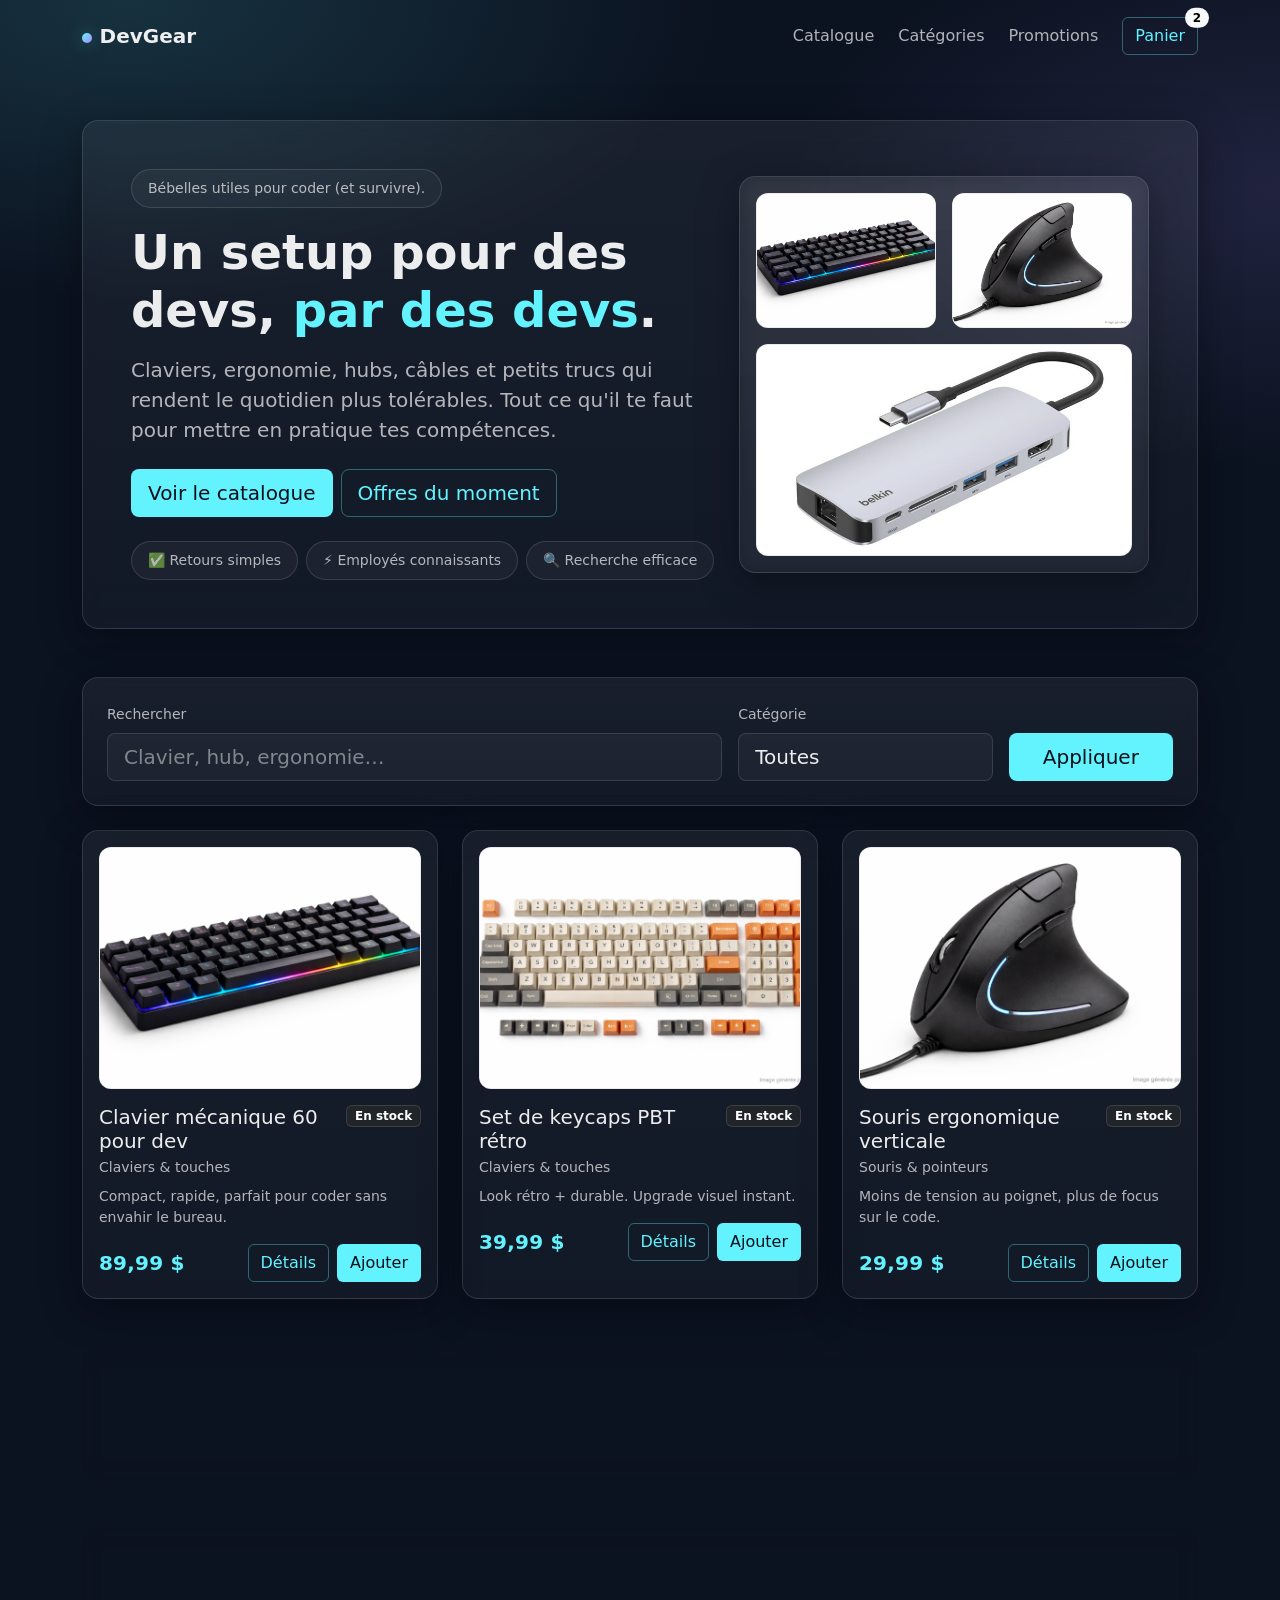
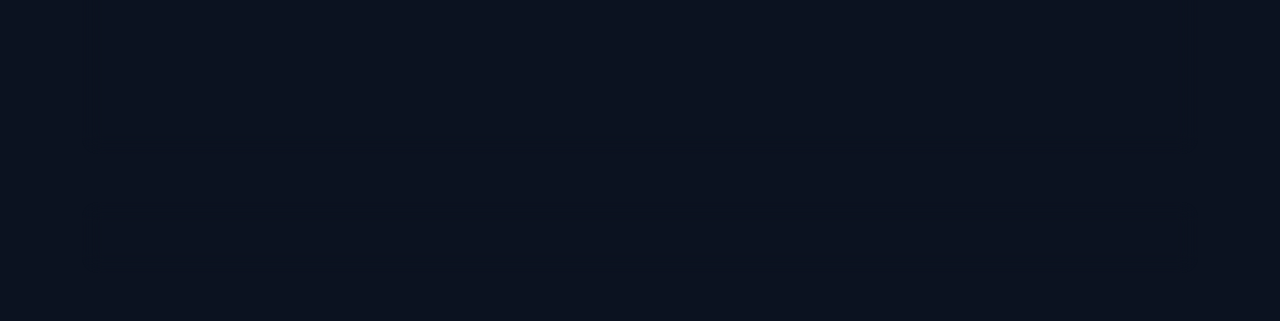
<file: devgear/public/index.html>
<!doctype html>
<html lang="fr">
<head>
  <meta charset="utf-8" />
  <meta name="viewport" content="width=device-width, initial-scale=1" />
  <title>DevGear — Gadgets de développeurs</title>

  <!-- Bootstrap 5.3 -->
  <link href="https://cdn.jsdelivr.net/npm/bootstrap@5.3.3/dist/css/bootstrap.min.css" rel="stylesheet">

  <link rel="stylesheet" href="css/styles.css">

</head>

<body>
  <!-- Navbar -->
  <nav class="navbar navbar-expand-lg sticky-top" id="mainNavbar">
    <div class="container py-2">
        <a class="navbar-brand fw-semibold" href="#">
            <span class="brand-dot"></span>DevGear
        </a>

        <button class="navbar-toggler btn btn-outline-light" type="button" data-bs-toggle="collapse"
            data-bs-target="#nav">
            <span class="navbar-toggler-icon"></span>
        </button>

        <div class="navbar-collapse collapse" id="nav">
            <ul class="navbar-nav gap-lg-2 align-items-lg-center ms-auto">
                <li class="nav-item"><a class="nav-link text-muted" href="#catalogue">Catalogue</a></li>
                <li class="nav-item"><a class="nav-link text-muted" href="#categories">Catégories</a></li>
                <li class="nav-item"><a class="nav-link text-muted" href="#promo">Promotions</a></li>
                <li class="nav-item ms-lg-2">
                    <a class="btn btn-outline-accent position-relative" href="#">
                        Panier
                        <span
                            class="position-absolute start-100 translate-middle badge rounded-pill text-bg-light top-0">
                            2
                        </span>
                    </a>
                </li>
            </ul>
        </div>
    </div>
</nav>

<header class="container py-4 py-lg-5">
    <div class="glass rounded-4 p-4 p-lg-5">
      <div class="row align-items-center g-4">
        <div class="col-lg-7">
          <div class="d-inline-flex align-items-center gap-2 px-3 py-2 rounded-pill hero-badge mb-3">
            <span class="small">Bébelles utiles pour coder (et survivre).</span>
          </div>

          <h1 class="display-5 fw-bold mb-3">
            Un setup pour des devs, <span style="color: var(--accent);">par des devs</span>.
          </h1>
          <p class="lead muted mb-4">
            Claviers, ergonomie, hubs, câbles et petits trucs qui rendent le quotidien plus tolérables.
            Tout ce qu'il te faut pour mettre en pratique tes compétences.
          </p>

          <div class="d-flex flex-wrap gap-2">
            <a class="btn btn-accent btn-lg" href="#catalogue">Voir le catalogue</a>
            <a class="btn btn-outline-accent btn-lg" href="#promo">Offres du moment</a>
          </div>

          <div class="d-flex gap-2 mt-4 flex-wrap">
            <span class="pill small px-3 py-2 rounded-pill">✅ Retours simples</span>
            <span class="pill small px-3 py-2 rounded-pill">⚡ Employés connaissants</span>
            <span class="pill small px-3 py-2 rounded-pill">🔍 Recherche efficace</span>
          </div>
        </div>

        <div class="col-lg-5">
          <div class="glass rounded-4 p-3">
            <div class="row g-3">
              <div class="col-6">
                <img class="thumb w-100" src="images/clavier-mecanique-60-pour-dev.jpg" alt="Clavier mécanique 60">
              </div>
              <div class="col-6">
                <img class="thumb w-100" src="images/souris-ergonomique-verticale.jpg" alt="Souris verticale">
              </div>
              <div class="col-12">
                <img class="thumb w-100" src="images/hub-usb-c-6-en-1.jpg" alt="Hub USB-C" style="aspect-ratio: 16/9;">
              </div>
            </div>
          </div>
        </div>
      </div>
    </div>
  </header>


  <!-- Filtres et recherche -->
  <section id="catalogue" class="container pb-4 pb-lg-5">
    <div class="glass rounded-4 p-3 p-lg-4 mb-4">
      <div class="row g-3 align-items-end">
        <div class="col-lg-7">
          <label class="form-label small muted">Rechercher</label>
          <input class="form-control form-control-lg" type="search" placeholder="Clavier, hub, ergonomie…">
        </div>
        <div class="col-lg-3">
          <label class="form-label small muted">Catégorie</label>
          <select class="form-select form-select-lg">
            <option value="" selected>Toutes</option>
            <option>Claviers & touches</option>
            <option>Souris & pointeurs</option>
            <option>Ergonomie</option>
            <option>Organisation & bureau</option>
            <option>Audio & visioconférence</option>
            <option>Câbles & adaptateurs</option>
            <option>Stockage & hubs</option>
            <option>Éclairage & ambiance</option>
          </select>
        </div>
        <div class="col-lg-2 d-grid">
          <button class="btn btn-accent btn-lg">Appliquer</button>
        </div>
      </div>
    </div>

    <!-- Grille de produits -->
    <div class="row g-3 g-lg-4">
        <!-- Produit 1 -->
      <div class="col-12 col-sm-6 col-lg-4">
        <div class="card glass product-card rounded-4 h-100">
          <div class="card-body">
            <img class="thumb w-100 mb-3" src="images/clavier-mecanique-60-pour-dev.jpg" alt="Clavier mecanique 60 pour dev">
            <div class="d-flex justify-content-between align-items-start gap-2">
              <div>
                <h5 class="card-title mb-1">Clavier mécanique 60 pour dev</h5>
                <p class="small muted mb-2">Claviers & touches</p>
              </div>
              <span class="badge text-bg-dark border" style="border-color: rgba(255,255,255,.12)!important;">En stock</span>
            </div>
            <p class="card-text small muted">
              Compact, rapide, parfait pour coder sans envahir le bureau.
            </p>

            <div class="d-flex justify-content-between align-items-center mt-3">
              <div class="price fw-semibold fs-5">89,99 $</div>
              <div class="d-flex gap-2">
                <button class="btn btn-outline-accent" type="button" data-bs-toggle="modal" data-bs-target="#productModal">
                  Détails
                </button>
                <button class="btn btn-accent" type="button">Ajouter</button>
              </div>
            </div>
          </div>
        </div>
      </div>

      <!-- Produit 2 -->
      <div class="col-12 col-sm-6 col-lg-4">
        <div class="card glass product-card rounded-4 h-100">
          <div class="card-body">
            <img class="thumb w-100 mb-3" src="images/set-de-keycaps-pbt-retro.jpg" alt="Set de keycaps PBT retro">
            <div class="d-flex justify-content-between align-items-start gap-2">
              <div>
                <h5 class="card-title mb-1">Set de keycaps PBT rétro</h5>
                <p class="small muted mb-2">Claviers & touches</p>
              </div>
              <span class="badge text-bg-dark border" style="border-color: rgba(255,255,255,.12)!important;">En stock</span>
            </div>
            <p class="card-text small muted">
              Look rétro + durable. Upgrade visuel instant.
            </p>

            <div class="d-flex justify-content-between align-items-center mt-3">
              <div class="price fw-semibold fs-5">39,99 $</div>
              <div class="d-flex gap-2">
                <button class="btn btn-outline-accent" type="button" data-bs-toggle="modal" data-bs-target="#productModal">
                  Détails
                </button>
                <button class="btn btn-accent" type="button">Ajouter</button>
              </div>
            </div>
          </div>
        </div>
      </div>

      <!-- Produit 3 -->
      <div class="col-12 col-sm-6 col-lg-4">
        <div class="card glass product-card rounded-4 h-100">
          <div class="card-body">
            <img class="thumb w-100 mb-3" src="images/souris-ergonomique-verticale.jpg" alt="Souris ergonomique verticale">
            <div class="d-flex justify-content-between align-items-start gap-2">
              <div>
                <h5 class="card-title mb-1">Souris ergonomique verticale</h5>
                <p class="small muted mb-2">Souris & pointeurs</p>
              </div>
              <span class="badge text-bg-dark border" style="border-color: rgba(255,255,255,.12)!important;">En stock</span>
            </div>
            <p class="card-text small muted">
              Moins de tension au poignet, plus de focus sur le code.
            </p>

            <div class="d-flex justify-content-between align-items-center mt-3">
              <div class="price fw-semibold fs-5">29,99 $</div>
              <div class="d-flex gap-2">
                <button class="btn btn-outline-accent" type="button" data-bs-toggle="modal" data-bs-target="#productModal">
                  Détails
                </button>
                <button class="btn btn-accent" type="button">Ajouter</button>
              </div>
            </div>
          </div>
        </div>
      </div>
  </section>

  <!-- Catégories -->
  <section id="categories" class="container pb-5">
    <div class="glass rounded-4 p-4">
      <h2 class="h4 fw-semibold mb-3">Catégories populaires</h2>
      <div class="d-flex flex-wrap gap-2">
        <a class="btn btn-outline-accent" href="#">Claviers</a>
        <a class="btn btn-outline-accent" href="#">Ergonomie</a>
        <a class="btn btn-outline-accent" href="#">Hubs</a>
        <a class="btn btn-outline-accent" href="#">Câbles</a>
        <a class="btn btn-outline-accent" href="#">Éclairage</a>
      </div>
    </div>
  </section>

  <!-- Promotions -->
  <section id="promo" class="container pb-5">
    <div class="glass rounded-4 p-lg-5 p-4">
        <div class="row align-items-center g-4">
            <div class="col-lg-7">
                <h2 class="h3 fw-bold mb-2">Pack "Survie sans IA"</h2>
                <p class="muted mb-4">
                    Un bundle pour faire face à une panne IA.
                </p>
                <div class="d-flex flex-wrap gap-2">
                    <span class="pill small rounded-pill px-3 py-2">Support laptop</span>
                    <span class="pill small rounded-pill px-3 py-2">Hub USB-C</span>
                    <span class="pill small rounded-pill px-3 py-2">Gestion câbles</span>
                </div>
            </div>
            <div class="col-lg-5 text-lg-end">
                <a class="btn btn-accent btn-lg" href="panier.html">Voir mon panier</a>
            </div>
        </div>
    </div>
</section>

<div class="modal fade" id="productModal" tabindex="-1" aria-hidden="true">
    <div class="modal-dialog modal-lg modal-dialog-centered">
        <div class="modal-content glass">
            <div class="modal-header border-0">
                <h5 class="modal-title">Détails du produit</h5>
                <button type="button" class="btn-close btn-close-white" data-bs-dismiss="modal"
                    aria-label="Fermer"></button>
            </div>
            <div class="modal-body">
                <div class="d-flex gap-3">
                    <img class="thumb" src="images/clavier-mecanique-60-pour-dev.jpg" alt="Produit"
                        style="width: 220px;">
                    <div>
                        <h6 class="fw-semibold mb-1">Nom du produit</h6>
                        <p class="muted small mb-3">
                            Petite description du produit
                        </p>
                        <div class="price fw-semibold fs-4 mb-3">89,99 $</div>
                        <button class="btn btn-accent">Ajouter au panier</button>
                        <button class="btn btn-outline-accent ms-2" data-bs-dismiss="modal">Continuer</button>
                    </div>
                </div>
            </div>
        </div>
    </div>
</div>

<!-- Footer -->
<footer class="container pb-5">
    <div class="glass rounded-4 p-4 d-flex flex-column flex-lg-row justify-content-between gap-2">
      <div class="small muted">© DevGear / Eric Gagné (CSTJ) - Tous droits réservés</div>
      <div class="small muted">
        Pages : <a href="#">Catalogue</a> · <a href="#">Panier</a>
      </div>
    </div>
  </footer>


  <script src="https://cdn.jsdelivr.net/npm/bootstrap@5.3.3/dist/js/bootstrap.bundle.min.js"></script>
  <script src="js/navbar.js"></script>
</body>
</html>
</file>
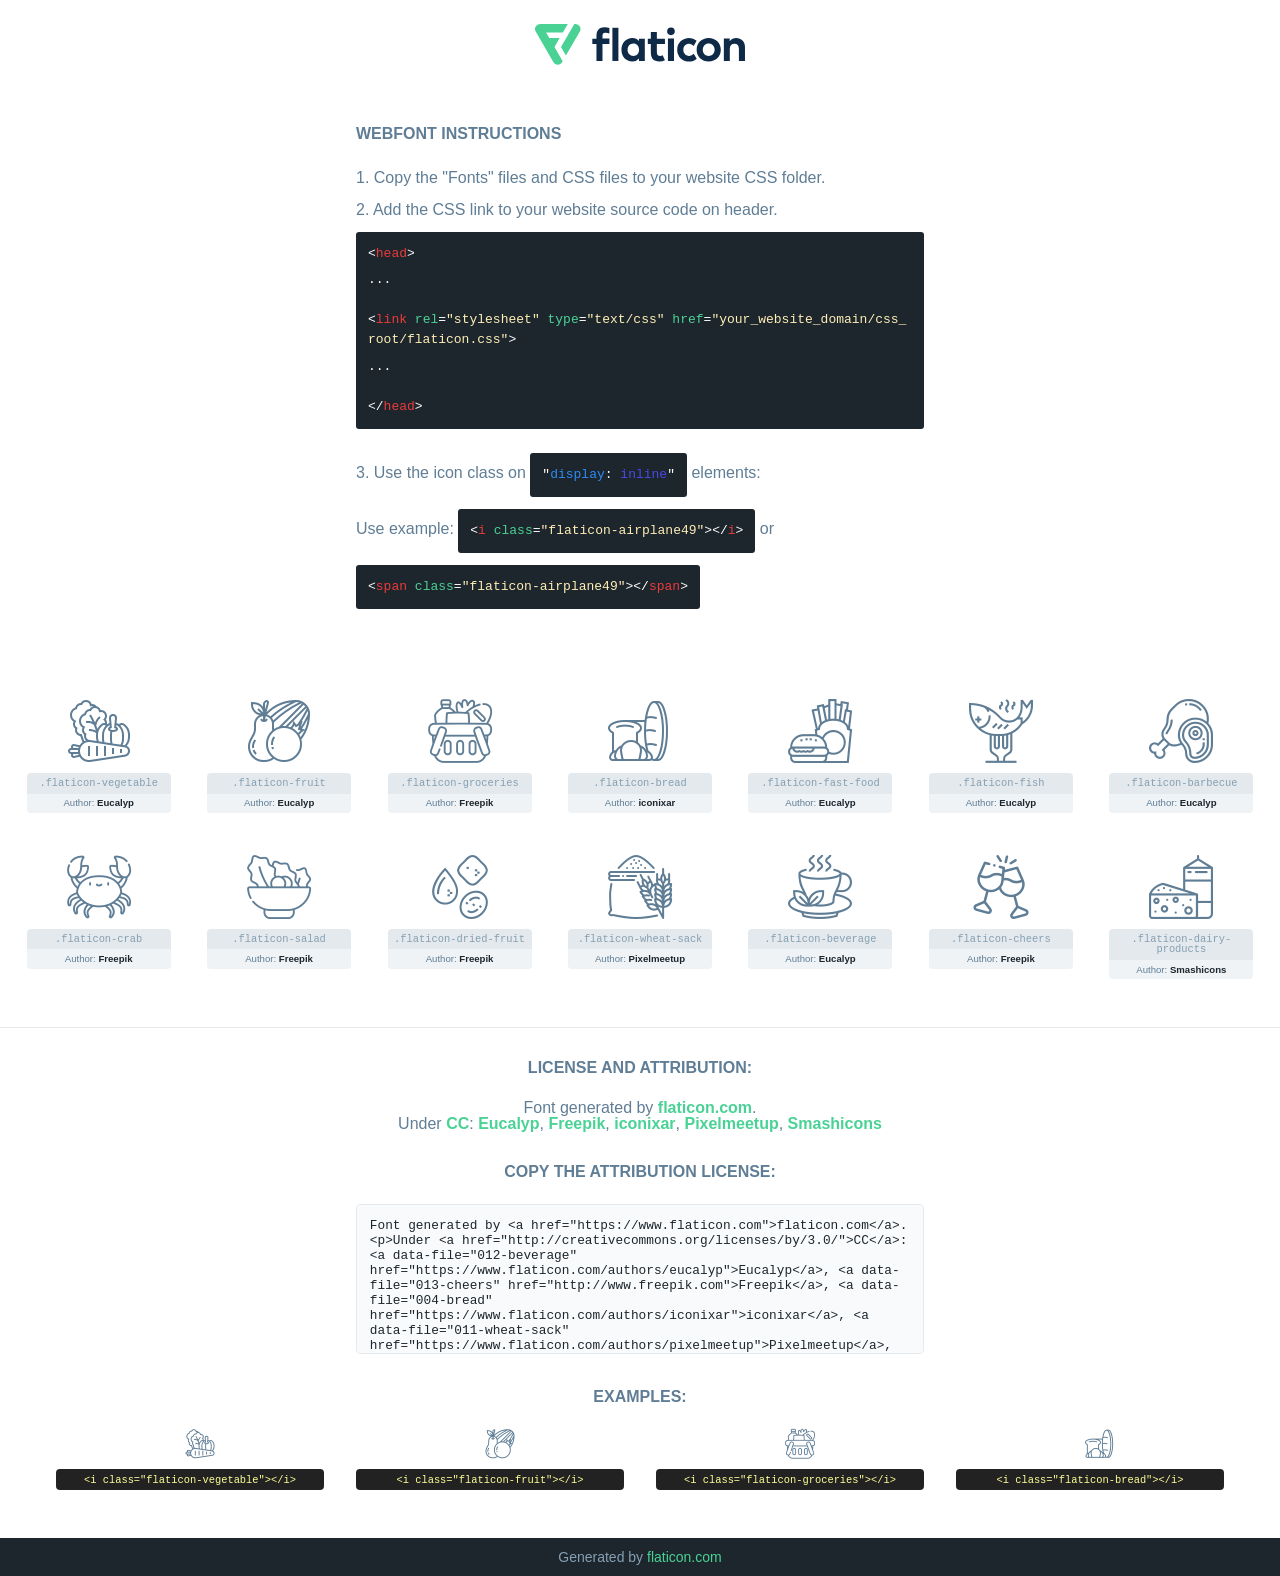
<file: cours04/public/fonts/flaticon/flaticon.html>
<!DOCTYPE html>
<!--
  Flaticon icon font: Flaticon
  Creation date: 08/03/2021 13:24
-->
<html>

<head>
    <title>Flaticon Webfont</title>
    <link rel="stylesheet" type="text/css" href="flaticon.css">
    <meta charset="UTF-8">
    <style>
    html, body, div, span, applet, object, iframe,
    h1, h2, h3, h4, h5, h6, p, blockquote, pre,
    a, abbr, acronym, address, big, cite, code,
    del, dfn, em, img, ins, kbd, q, s, samp,
    small, strike, strong, sub, sup, tt, var,
    b, u, i, center,
    dl, dt, dd, ol, ul, li,
    fieldset, form, label, legend,
    table, caption, tbody, tfoot, thead, tr, th, td,
    article, aside, canvas, details, embed,
    figure, figcaption, footer, header, hgroup,
    menu, nav, output, ruby, section, summary,
    time, mark, audio, video {
        margin: 0;
        padding: 0;
        border: 0;
        font-size: 100%;
        font: inherit;
        vertical-align: baseline;
    }
    /* HTML5 display-role reset for older browsers */
    article, aside, details, figcaption, figure,
    footer, header, hgroup, menu, nav, section {
        display: block;
    }
    body {
        line-height: 1;
    }
    ol, ul {
        list-style: none;
    }
    blockquote, q {
        quotes: none;
    }
    blockquote:before, blockquote:after,
    q:before, q:after {
        content: '';
        content: none;
    }
    table {
        border-collapse: collapse;
        border-spacing: 0;
    }
    body {
        font-family: Helvetica, Arial, sans-serif;
        font-size: 16px;
        color: #5f7d95;
    }
    a {
        color: #4AD295;
        font-weight: bold;
        text-decoration: none;
    }
    * {
        -moz-box-sizing: border-box;
        -webkit-box-sizing: border-box;
        box-sizing: border-box;
        margin: 0;
        padding: 0;
    }
    [class^="flaticon-"]:before, [class*=" flaticon-"]:before, [class^="flaticon-"]:after, [class*=" flaticon-"]:after {
        font-family: Flaticon;
        font-size: 30px;
        font-style: normal;
        margin-left: 20px;
        color: #333;
    }
    .wrapper {
        max-width: 600px;
        margin: auto;
        padding: 0 1em;
    }
    .title {
        margin-bottom: 24px;
        text-transform: uppercase;
        font-weight: bold;
    }
    header {
        text-align: center;
        padding: 24px;
    }
    header .logo {
        width: 210px;
        height: auto;
        border: none;
        display: inline-block;
    }
    header strong {
        font-size: 28px;
        font-weight: 500;
        vertical-align: middle;
    }
    .demo {
        margin: 2em auto;
        line-height: 1.25em;
    }
    .demo ul li {
        margin-bottom: 12px;
    }
    .demo ul li code {
        background-color: #1D262D;
        border-radius: 3px;
        padding: 12px;
        display: inline-block;
        color: #fff;
        font-family: Consolas,Monaco,Lucida Console,Liberation Mono,DejaVu Sans Mono,Bitstream Vera Sans Mono,Courier New, monospace;
        font-weight: lighter;
        margin-top: 12px;
        font-size: 13px;
        word-break: break-all;
    }
    .demo ul li code .red {
        color: #EC3A3B;
    }
    .demo ul li code .green {
        color: #4AD295;
    }
    .demo ul li code .yellow {
        color: #FFEEB6;
    }
    .demo ul li code .blue {
        color: #2C8CF4;
    }
    .demo ul li code .purple {
        color: #4949E7;
    }
    .demo ul li code .dots {
        margin-top: 0.5em;
        display: block;
    }
    #glyphs {
        border-bottom: 1px solid #E3E9ED;
        padding: 2em 0;
        text-align: center;
    }
    .glyph {
        display: inline-block;
        width: 9em;
        margin: 1em;
        text-align: center;
        vertical-align: top;
        background: #FFF;
    }
    .glyph .glyph-icon {
        padding: 10px;
        display: block;
        font-family:"Flaticon";
        font-size: 64px;
        line-height: 1;
    }
    .glyph .glyph-icon:before {
        font-size: 64px;
        color: #5f7d95;
        margin-left: 0;
    }
    .class-name {
        font-size: 0.65em;
        background-color: #E3E9ED;
        color: #869FB2;
        border-radius: 4px 4px 0 0;
        padding: 0.5em;
        font-family: Consolas,Monaco,Lucida Console,Liberation Mono,DejaVu Sans Mono,Bitstream Vera Sans Mono,Courier New, monospace;
    }
    .author-name {
        font-size: 0.6em;
        background-color: #EFF3F6;
        border-top: 0;
        border-radius: 0 0 4px 4px;
        padding: 0.5em;
    }
    .author-name a {
        color: #1D262D;
    }
    .class-name:last-child {
        font-size: 10px;
        color:#888;
    }
    .class-name:last-child a {
        font-size: 10px;
        color:#555;
    }
    .glyph > input {
        display: block;
        width: 100px;
        margin: 5px auto;
        text-align: center;
        font-size: 12px;
        cursor: text;
    }
    .glyph > input.icon-input {
        font-family:"Flaticon";
        font-size: 16px;
        margin-bottom: 10px;
    }
    .attribution .title {
        margin-top: 2em;
    }
    .attribution textarea {
        background-color: #F8FAFB;
        color: #1D262D;
        padding: 1em;
        border: none;
        box-shadow: none;
        border: 1px solid #E3E9ED;
        border-radius: 4px;
        resize: none;
        width: 100%;
        height: 150px;
        font-size: 0.8em;
        font-family: Consolas,Monaco,Lucida Console,Liberation Mono,DejaVu Sans Mono,Bitstream Vera Sans Mono,Courier New, monospace;
        -webkit-appearance: none;
    }
    .attribution textarea:hover {
        border-color: #CFD9E0;
    }
    .attribution textarea:focus {
        border-color: #4AD295;
    }
    .iconsuse {
        margin: 2em auto;
        text-align: center;
        max-width: 1200px;
    }
    .iconsuse:after {
        content: '';
        display: table;
        clear: both;
    }
    .iconsuse .image {
        float: left;
        width: 25%;
        padding: 0 1em;
    }
    .iconsuse .image p {
        margin-bottom: 1em;
    }
    .iconsuse .image span {
        display: block;
        font-size: 0.65em;
        background-color: #222;
        color: #fff;
        border-radius: 4px;
        padding: 0.5em;
        color: #FFFF99;
        margin-top: 1em;
        font-family: Consolas,Monaco,Lucida Console,Liberation Mono,DejaVu Sans Mono,Bitstream Vera Sans Mono,Courier New, monospace;
    }
    .glyph-icon:before {
        color: #5f7d95;
    }
    #footer {
        text-align: center;
        background-color: #1D262D;
        color: #869FB2;
        padding: 12px;
        font-size: 14px;
    }
    #footer a {
        font-weight: normal;
    }
    @media (max-width: 960px) {
        .iconsuse .image {
            width: 50%;
        }
    }
    </style>
</head>

<body class="characters-off">

    <header>
        <a href="https://www.flaticon.com/" target="_blank" class="logo">
            <svg xmlns="http://www.w3.org/2000/svg" viewBox="0 0 394.3 76.5"><path d="M156.6,69.4H145.3V7.1h11.3Z" style="fill:#0e2a47"/><path d="M206.2,69.4h-11V64.8a15.4,15.4,0,0,1-12.6,5.7c-11.6,0-20.3-9.5-20.3-22.1s8.8-22.1,20.3-22.1a15.4,15.4,0,0,1,12.6,5.8V27.5h11Zm-32.4-21c0,6.4,4.2,11.6,10.8,11.6s10.8-4.9,10.8-11.6-4.4-11.6-10.8-11.6S173.9,42,173.9,48.4Z" style="fill:#0e2a47"/><path d="M262.5,13.7a7.2,7.2,0,0,1-14.4,0,7.2,7.2,0,1,1,14.4,0ZM261,69.4H249.6v-42H261Z" style="fill:#0e2a47"/><path id="_Trazado_" data-name="&lt;Trazado&gt;" d="M139.6,17.8a16.6,16.6,0,0,0-8-1.4c-3.2.4-4.9,2-4.9,5.9v5.1h13V37.5h-13v32H115.4v-32h-7.8v-10h7.8V22.2c0-9.9,5.2-16.3,15-16.3a23.4,23.4,0,0,1,9.3,1.8Z" style="fill:#0e2a47"/><path d="M235.1,60c-3.5,0-6.3-1.9-6.3-7.1V37.5H244v-10H228.8V15H217.5V27.5h-5.7v10h5.7V53.7c0,10.9,5.3,16.8,15.7,16.8A22.9,22.9,0,0,0,244,68l-4.3-9.1A12.3,12.3,0,0,1,235.1,60Z" style="fill:#0e2a47"/><path d="M348.9,48.4c0,12.6-9.7,22.1-22.7,22.1s-22.7-9.4-22.7-22.1,9.6-22.1,22.7-22.1S348.9,35.8,348.9,48.4Zm-33.9,0c0,6.8,4.8,11.6,11.1,11.6s11.2-4.8,11.2-11.6-4.8-11.6-11.2-11.6S315.1,41.6,315.1,48.4Z" style="fill:#0e2a47"/><path d="M394.3,42.7V69.4H382.9V46.3c0-6.1-3-9.4-8.2-9.4s-8.9,3.2-8.9,9.5v23H354.6v-42h11v4.9c3-4.5,7.6-6.1,12.3-6.1C387.5,26.3,394.3,33,394.3,42.7Z" style="fill:#0e2a47"/><path d="M298,55.7h0a12.4,12.4,0,0,1-8.2,4.2h-.9l-1.8-.2a10,10,0,0,1-7.4-5.6,13.2,13.2,0,0,1-1.2-5.8,13,13,0,0,1,1.3-5.9,10.1,10.1,0,0,1,7.5-5.5h2.4a11.7,11.7,0,0,1,8.3,4.2l5.5-9.6a19.9,19.9,0,0,0-8.1-4.3,23.4,23.4,0,0,0-6.1-.8,25.2,25.2,0,0,0-7.5,1.1,20.9,20.9,0,0,0-8,4.6,21.9,21.9,0,0,0-6.8,16.4,21.9,21.9,0,0,0,6.7,16.3,20.9,20.9,0,0,0,8,4.6,25.2,25.2,0,0,0,7.7,1.2,23.6,23.6,0,0,0,6.2-.8,20,20,0,0,0,8.1-4.4Z" style="fill:#0e2a47"/><path d="M46.3,26.5H26.9L20.8,16H52.4L61.6,0H9.4A9.3,9.3,0,0,0,1.3,4.7a9.3,9.3,0,0,0,0,9.4L34.6,71.8a9.4,9.4,0,0,0,16.2,0l1.1-1.9L36.6,43.3Z" style="fill:#4ad295"/><path d="M84.2,4.7A9.3,9.3,0,0,0,76.1,0H73.8l-25,43.3,9.2,16L84.2,14A9.3,9.3,0,0,0,84.2,4.7Z" style="fill:#4ad295"/></svg>
        </a>
    </header>

    <section class="demo wrapper">

        <p class="title">Webfont Instructions</p>

        <ul>
            <li>
                <span class="num">1. </span>Copy the "Fonts" files and CSS files to your website CSS folder.
            </li>
            <li>
                <span class="num">2. </span>Add the CSS link to your website source code on header.
                <code class="big">
                    &lt;<span class="red">head</span>&gt;
                    <br/><span class="dots">...</span>
                    <br/>&lt;<span class="red">link</span> <span class="green">rel</span>=<span class="yellow">"stylesheet"</span> <span class="green">type</span>=<span class="yellow">"text/css"</span> <span class="green">href</span>=<span class="yellow">"your_website_domain/css_root/flaticon.css"</span>&gt;
                    <br/><span class="dots">...</span>
                    <br/>&lt;/<span class="red">head</span>&gt;
                </code>
            </li>

            <li>
                <p>
                    <span class="num">3. </span>Use the icon class on <code>"<span class="blue">display</span>:<span class="purple"> inline</span>"</code> elements:
                    <br />
                    Use example: <code>&lt;<span class="red">i</span> <span class="green">class</span>=<span class="yellow">&quot;flaticon-airplane49&quot;</span>&gt;&lt;/<span class="red">i</span>&gt;</code> or <code>&lt;<span class="red">span</span> <span class="green">class</span>=<span class="yellow">&quot;flaticon-airplane49&quot;</span>&gt;&lt;/<span class="red">span</span>&gt;</code>
            </li>
        </ul>

    </section>




   <section id="glyphs">          
    
      
        <div class="glyph"><div class="glyph-icon flaticon-vegetable"></div>
            <div class="class-name">.flaticon-vegetable</div>
            <div class="author-name">Author: <a data-file="001-vegetable" href="https://www.flaticon.com/authors/eucalyp">Eucalyp</a> </div> 
        </div>        
        
        <div class="glyph"><div class="glyph-icon flaticon-fruit"></div>
            <div class="class-name">.flaticon-fruit</div>
            <div class="author-name">Author: <a data-file="002-fruit" href="https://www.flaticon.com/authors/eucalyp">Eucalyp</a> </div> 
        </div>        
        
        <div class="glyph"><div class="glyph-icon flaticon-groceries"></div>
            <div class="class-name">.flaticon-groceries</div>
            <div class="author-name">Author: <a data-file="003-groceries" href="http://www.freepik.com">Freepik</a> </div> 
        </div>        
        
        <div class="glyph"><div class="glyph-icon flaticon-bread"></div>
            <div class="class-name">.flaticon-bread</div>
            <div class="author-name">Author: <a data-file="004-bread" href="https://www.flaticon.com/authors/iconixar">iconixar</a> </div> 
        </div>        
        
        <div class="glyph"><div class="glyph-icon flaticon-fast-food"></div>
            <div class="class-name">.flaticon-fast-food</div>
            <div class="author-name">Author: <a data-file="005-fast-food" href="https://www.flaticon.com/authors/eucalyp">Eucalyp</a> </div> 
        </div>        
        
        <div class="glyph"><div class="glyph-icon flaticon-fish"></div>
            <div class="class-name">.flaticon-fish</div>
            <div class="author-name">Author: <a data-file="006-fish" href="https://www.flaticon.com/authors/eucalyp">Eucalyp</a> </div> 
        </div>        
        
        <div class="glyph"><div class="glyph-icon flaticon-barbecue"></div>
            <div class="class-name">.flaticon-barbecue</div>
            <div class="author-name">Author: <a data-file="007-barbecue" href="https://www.flaticon.com/authors/eucalyp">Eucalyp</a> </div> 
        </div>        
        
        <div class="glyph"><div class="glyph-icon flaticon-crab"></div>
            <div class="class-name">.flaticon-crab</div>
            <div class="author-name">Author: <a data-file="008-crab" href="http://www.freepik.com">Freepik</a> </div> 
        </div>        
        
        <div class="glyph"><div class="glyph-icon flaticon-salad"></div>
            <div class="class-name">.flaticon-salad</div>
            <div class="author-name">Author: <a data-file="009-salad" href="http://www.freepik.com">Freepik</a> </div> 
        </div>        
        
        <div class="glyph"><div class="glyph-icon flaticon-dried-fruit"></div>
            <div class="class-name">.flaticon-dried-fruit</div>
            <div class="author-name">Author: <a data-file="010-dried-fruit" href="http://www.freepik.com">Freepik</a> </div> 
        </div>        
        
        <div class="glyph"><div class="glyph-icon flaticon-wheat-sack"></div>
            <div class="class-name">.flaticon-wheat-sack</div>
            <div class="author-name">Author: <a data-file="011-wheat-sack" href="https://www.flaticon.com/authors/pixelmeetup">Pixelmeetup</a> </div> 
        </div>        
        
        <div class="glyph"><div class="glyph-icon flaticon-beverage"></div>
            <div class="class-name">.flaticon-beverage</div>
            <div class="author-name">Author: <a data-file="012-beverage" href="https://www.flaticon.com/authors/eucalyp">Eucalyp</a> </div> 
        </div>        
        
        <div class="glyph"><div class="glyph-icon flaticon-cheers"></div>
            <div class="class-name">.flaticon-cheers</div>
            <div class="author-name">Author: <a data-file="013-cheers" href="http://www.freepik.com">Freepik</a> </div> 
        </div>        
        
        <div class="glyph"><div class="glyph-icon flaticon-dairy-products"></div>
            <div class="class-name">.flaticon-dairy-products</div>
            <div class="author-name">Author: <a data-file="014-dairy-products" href="https://www.flaticon.com/authors/smashicons">Smashicons</a> </div> 
        </div>        
        

    </section>



    <section class="attribution wrapper"   style="text-align:center;">

      <div class="title">License and attribution:</div><div class="attrDiv">Font generated by <a href="https://www.flaticon.com">flaticon.com</a>. <div><p>Under <a href="http://creativecommons.org/licenses/by/3.0/">CC</a>: <a data-file="012-beverage" href="https://www.flaticon.com/authors/eucalyp">Eucalyp</a>, <a data-file="013-cheers" href="http://www.freepik.com">Freepik</a>, <a data-file="004-bread" href="https://www.flaticon.com/authors/iconixar">iconixar</a>, <a data-file="011-wheat-sack" href="https://www.flaticon.com/authors/pixelmeetup">Pixelmeetup</a>, <a data-file="014-dairy-products" href="https://www.flaticon.com/authors/smashicons">Smashicons</a></p>  </div>
      </div>
      <div class="title">Copy the Attribution License:</div>

    <textarea onclick="this.focus();this.select();">Font generated by &lt;a href=&quot;https://www.flaticon.com&quot;&gt;flaticon.com&lt;/a&gt;. <p>Under <a href="http://creativecommons.org/licenses/by/3.0/">CC</a>: <a data-file="012-beverage" href="https://www.flaticon.com/authors/eucalyp">Eucalyp</a>, <a data-file="013-cheers" href="http://www.freepik.com">Freepik</a>, <a data-file="004-bread" href="https://www.flaticon.com/authors/iconixar">iconixar</a>, <a data-file="011-wheat-sack" href="https://www.flaticon.com/authors/pixelmeetup">Pixelmeetup</a>, <a data-file="014-dairy-products" href="https://www.flaticon.com/authors/smashicons">Smashicons</a></p>  
     </textarea>

    </section>

    <section class="iconsuse">

          <div class="title">Examples:</div>            
             
            <div class="image">
                <p>
                    <i class="glyph-icon flaticon-vegetable"></i> 
                    <span>&lt;i class=&quot;flaticon-vegetable&quot;&gt;&lt;/i&gt;</span>
                </p>
            </div>
            
            <div class="image">
                <p>
                    <i class="glyph-icon flaticon-fruit"></i> 
                    <span>&lt;i class=&quot;flaticon-fruit&quot;&gt;&lt;/i&gt;</span>
                </p>
            </div>
            
            <div class="image">
                <p>
                    <i class="glyph-icon flaticon-groceries"></i> 
                    <span>&lt;i class=&quot;flaticon-groceries&quot;&gt;&lt;/i&gt;</span>
                </p>
            </div>
            
            <div class="image">
                <p>
                    <i class="glyph-icon flaticon-bread"></i> 
                    <span>&lt;i class=&quot;flaticon-bread&quot;&gt;&lt;/i&gt;</span>
                </p>
            </div>
                       
        </div>
                            
    </section>

<div id="footer">
    <div>Generated by <a href="https://www.flaticon.com">flaticon.com</a>
    </div>
</div>



</body>
</html>
</file>
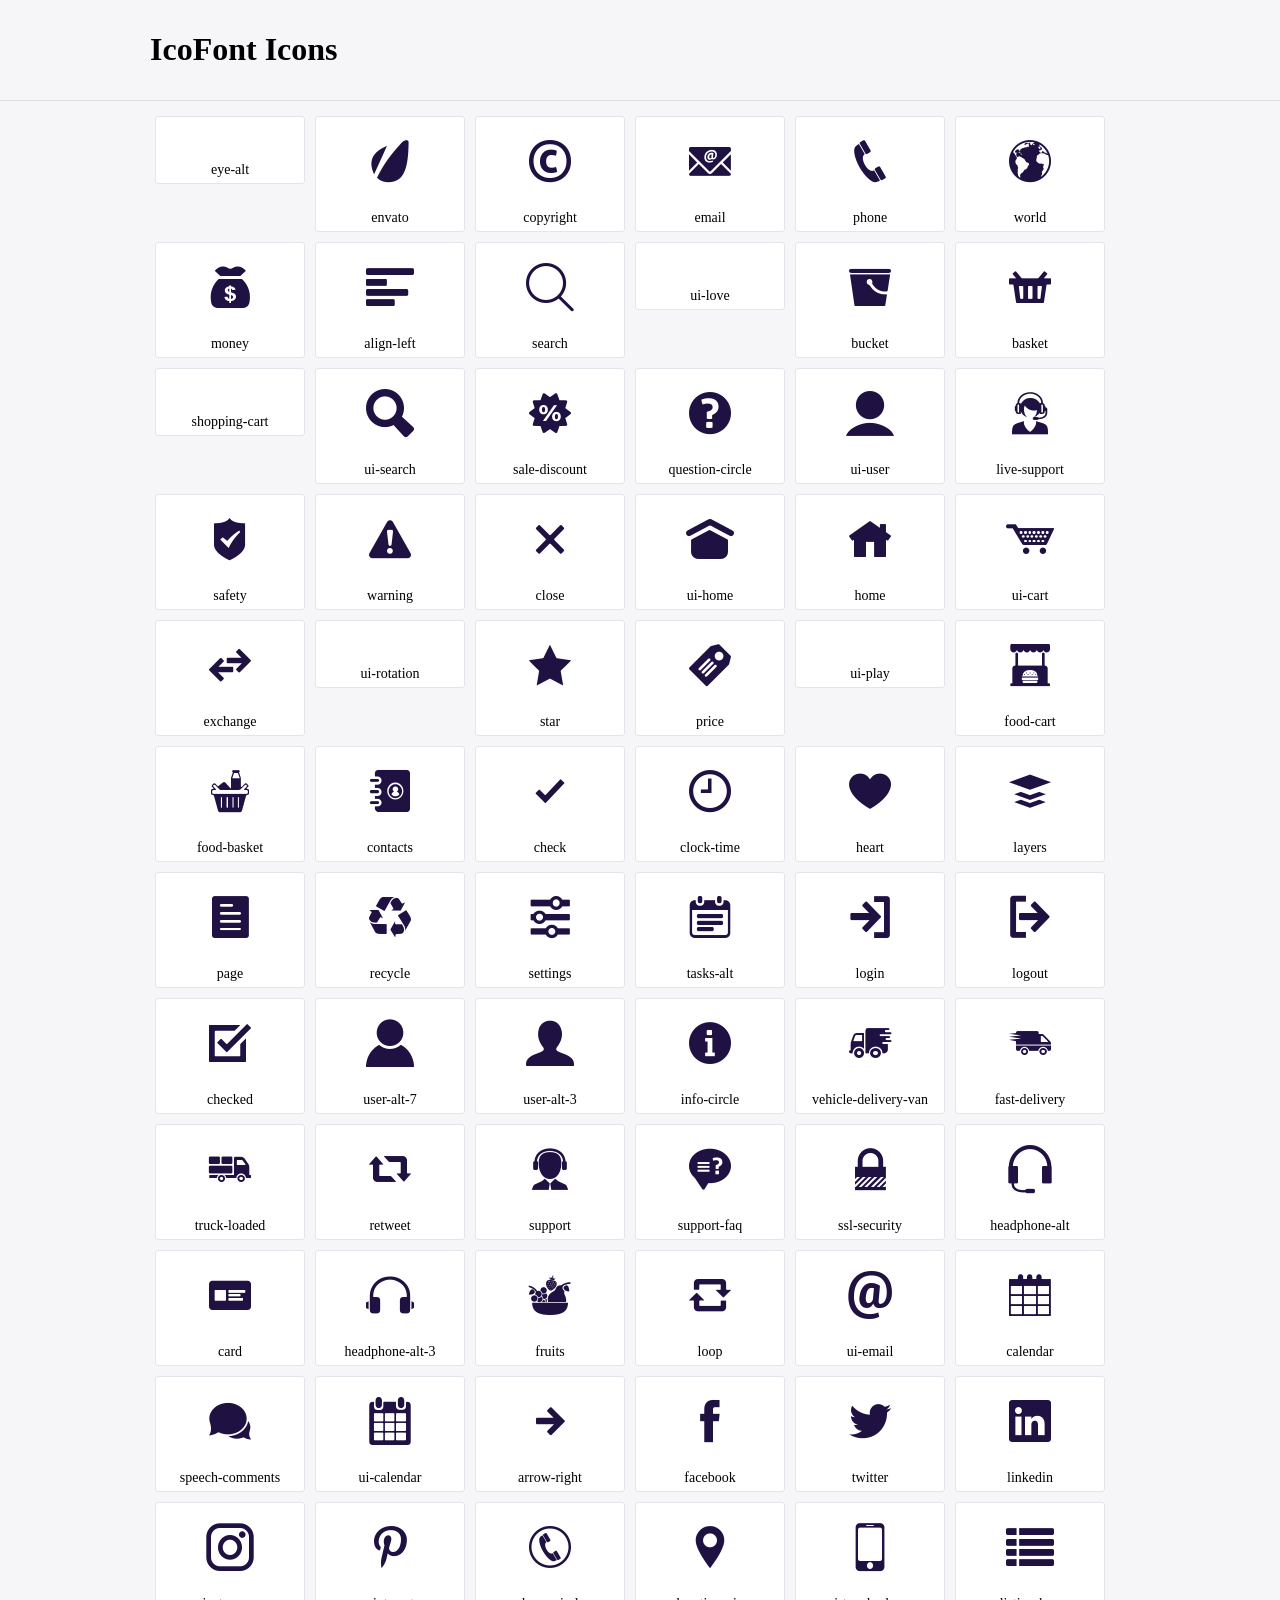
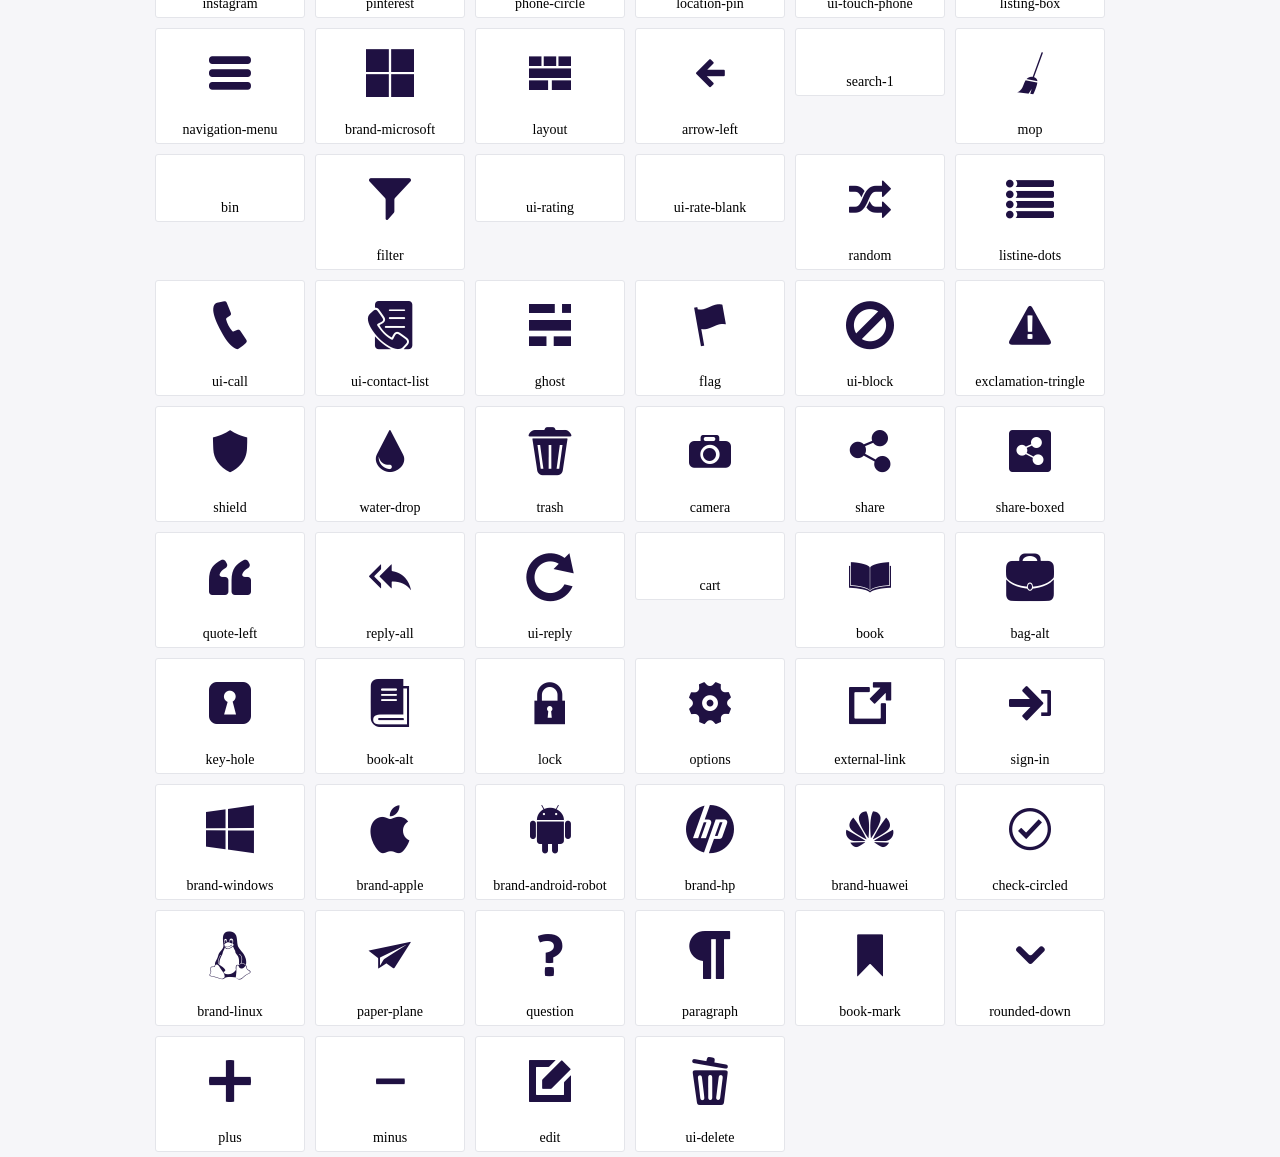
<file: cours04/public/fonts/icofont/demo.html>
<!DOCTYPE html>
	<html>
	<head>
		<meta charset="utf-8">
		<title>Examples | IcoFont</title>
		<link rel="stylesheet" type="text/css" href="icofont.min.css">
		<style type="text/css">
			body {
				margin: 0;
				padding: 0;
				background: #F6F6F9;
			}
			.header {
				border-bottom: 1px solid #DCDCE1;
				padding: 10px 0;
				margin-bottom: 10px;
			}
			.container {
				width: 980px;
				margin: 0 auto;
			}
			.ico-title {
				font-size: 2em;
			}
			.iconlist {
				margin: 0;
				padding: 0;
				list-style: none;
				text-align: center;
				width: 100%;
				display: flex;
				flex-wrap: wrap;
				flex-direction: row;
			}
			.iconlist li {
				position: relative;
				margin: 5px;
				width: 150px;
				cursor: pointer;
			}
			.iconlist li .icon-holder {
				position: relative;
				text-align: center;
				border-radius: 3px;
				overflow: hidden;
				padding-bottom: 5px;
				background: #ffffff;
				border: 1px solid #E4E5EA;
				transition: all 0.2s linear 0s;
			}
			.iconlist li .icon-holder:hover {
				background: #00C3DA;
				color: #ffffff;
			}
			.iconlist li .icon-holder:hover .icon i {
				color: #ffffff;
			}
			.iconlist li .icon-holder .icon {
				padding: 20px;
				text-align: center;
			}
			.iconlist li .icon-holder .icon i {
				font-size: 3em;
				color: #1F1142;
			}
			.iconlist li .icon-holder span {
				font-size: 14px;
				display: block;
				margin-top: 5px;
				border-radius: 3px;
			}
		</style>
	</head>
	<body>
	<div class="header">
		<div class="container">
			<h1 class="ico-title"> IcoFont Icons </h1>
		</div>
	</div>
	<div class="container">
		<ul class="iconlist">
		
		<li>
			<div class="icon-holder">
				<div class="icon"> 
					<i class="fas fa-eye"></i>
				</div> 
				<span> eye-alt </span>
			</div>
		</li>
		
		<li>
			<div class="icon-holder">
				<div class="icon"> 
					<i class="icofont-envato"></i>
				</div> 
				<span> envato </span>
			</div>
		</li>
		
		<li>
			<div class="icon-holder">
				<div class="icon"> 
					<i class="icofont-copyright"></i>
				</div> 
				<span> copyright </span>
			</div>
		</li>
		
		<li>
			<div class="icon-holder">
				<div class="icon"> 
					<i class="icofont-email"></i>
				</div> 
				<span> email </span>
			</div>
		</li>
		
		<li>
			<div class="icon-holder">
				<div class="icon"> 
					<i class="icofont-phone"></i>
				</div> 
				<span> phone </span>
			</div>
		</li>
		
		<li>
			<div class="icon-holder">
				<div class="icon"> 
					<i class="icofont-world"></i>
				</div> 
				<span> world </span>
			</div>
		</li>
		
		<li>
			<div class="icon-holder">
				<div class="icon"> 
					<i class="icofont-money"></i>
				</div> 
				<span> money </span>
			</div>
		</li>
		
		<li>
			<div class="icon-holder">
				<div class="icon"> 
					<i class="icofont-align-left"></i>
				</div> 
				<span> align-left </span>
			</div>
		</li>
		
		<li>
			<div class="icon-holder">
				<div class="icon"> 
					<i class="icofont-search"></i>
				</div> 
				<span> search </span>
			</div>
		</li>
		
		<li>
			<div class="icon-holder">
				<div class="icon"> 
					<i class="fas fa-heart"></i>
				</div> 
				<span> ui-love </span>
			</div>
		</li>
		
		<li>
			<div class="icon-holder">
				<div class="icon"> 
					<i class="icofont-bucket"></i>
				</div> 
				<span> bucket </span>
			</div>
		</li>
		
		<li>
			<div class="icon-holder">
				<div class="icon"> 
					<i class="icofont-basket"></i>
				</div> 
				<span> basket </span>
			</div>
		</li>
		
		<li>
			<div class="icon-holder">
				<div class="icon"> 
					<i class="fas fa-shopping-basket"></i>
				</div> 
				<span> shopping-cart </span>
			</div>
		</li>
		
		<li>
			<div class="icon-holder">
				<div class="icon"> 
					<i class="icofont-ui-search"></i>
				</div> 
				<span> ui-search </span>
			</div>
		</li>
		
		<li>
			<div class="icon-holder">
				<div class="icon"> 
					<i class="icofont-sale-discount"></i>
				</div> 
				<span> sale-discount </span>
			</div>
		</li>
		
		<li>
			<div class="icon-holder">
				<div class="icon"> 
					<i class="icofont-question-circle"></i>
				</div> 
				<span> question-circle </span>
			</div>
		</li>
		
		<li>
			<div class="icon-holder">
				<div class="icon"> 
					<i class="icofont-ui-user"></i>
				</div> 
				<span> ui-user </span>
			</div>
		</li>
		
		<li>
			<div class="icon-holder">
				<div class="icon"> 
					<i class="icofont-live-support"></i>
				</div> 
				<span> live-support </span>
			</div>
		</li>
		
		<li>
			<div class="icon-holder">
				<div class="icon"> 
					<i class="icofont-safety"></i>
				</div> 
				<span> safety </span>
			</div>
		</li>
		
		<li>
			<div class="icon-holder">
				<div class="icon"> 
					<i class="icofont-warning"></i>
				</div> 
				<span> warning </span>
			</div>
		</li>
		
		<li>
			<div class="icon-holder">
				<div class="icon"> 
					<i class="icofont-close"></i>
				</div> 
				<span> close </span>
			</div>
		</li>
		
		<li>
			<div class="icon-holder">
				<div class="icon"> 
					<i class="icofont-ui-home"></i>
				</div> 
				<span> ui-home </span>
			</div>
		</li>
		
		<li>
			<div class="icon-holder">
				<div class="icon"> 
					<i class="icofont-home"></i>
				</div> 
				<span> home </span>
			</div>
		</li>
		
		<li>
			<div class="icon-holder">
				<div class="icon"> 
					<i class="icofont-ui-cart"></i>
				</div> 
				<span> ui-cart </span>
			</div>
		</li>
		
		<li>
			<div class="icon-holder">
				<div class="icon"> 
					<i class="icofont-exchange"></i>
				</div> 
				<span> exchange </span>
			</div>
		</li>
		
		<li>
			<div class="icon-holder">
				<div class="icon"> 
					<i class="fas fa-random"></i>
				</div> 
				<span> ui-rotation </span>
			</div>
		</li>
		
		<li>
			<div class="icon-holder">
				<div class="icon"> 
					<i class="icofont-star"></i>
				</div> 
				<span> star </span>
			</div>
		</li>
		
		<li>
			<div class="icon-holder">
				<div class="icon"> 
					<i class="icofont-price"></i>
				</div> 
				<span> price </span>
			</div>
		</li>
		
		<li>
			<div class="icon-holder">
				<div class="icon"> 
					<i class="fas fa-play"></i>
				</div> 
				<span> ui-play </span>
			</div>
		</li>
		
		<li>
			<div class="icon-holder">
				<div class="icon"> 
					<i class="icofont-food-cart"></i>
				</div> 
				<span> food-cart </span>
			</div>
		</li>
		
		<li>
			<div class="icon-holder">
				<div class="icon"> 
					<i class="icofont-food-basket"></i>
				</div> 
				<span> food-basket </span>
			</div>
		</li>
		
		<li>
			<div class="icon-holder">
				<div class="icon"> 
					<i class="icofont-contacts"></i>
				</div> 
				<span> contacts </span>
			</div>
		</li>
		
		<li>
			<div class="icon-holder">
				<div class="icon"> 
					<i class="icofont-check"></i>
				</div> 
				<span> check </span>
			</div>
		</li>
		
		<li>
			<div class="icon-holder">
				<div class="icon"> 
					<i class="icofont-clock-time"></i>
				</div> 
				<span> clock-time </span>
			</div>
		</li>
		
		<li>
			<div class="icon-holder">
				<div class="icon"> 
					<i class="icofont-heart"></i>
				</div> 
				<span> heart </span>
			</div>
		</li>
		
		<li>
			<div class="icon-holder">
				<div class="icon"> 
					<i class="icofont-layers"></i>
				</div> 
				<span> layers </span>
			</div>
		</li>
		
		<li>
			<div class="icon-holder">
				<div class="icon"> 
					<i class="icofont-page"></i>
				</div> 
				<span> page </span>
			</div>
		</li>
		
		<li>
			<div class="icon-holder">
				<div class="icon"> 
					<i class="icofont-recycle"></i>
				</div> 
				<span> recycle </span>
			</div>
		</li>
		
		<li>
			<div class="icon-holder">
				<div class="icon"> 
					<i class="icofont-settings"></i>
				</div> 
				<span> settings </span>
			</div>
		</li>
		
		<li>
			<div class="icon-holder">
				<div class="icon"> 
					<i class="icofont-tasks-alt"></i>
				</div> 
				<span> tasks-alt </span>
			</div>
		</li>
		
		<li>
			<div class="icon-holder">
				<div class="icon"> 
					<i class="icofont-login"></i>
				</div> 
				<span> login </span>
			</div>
		</li>
		
		<li>
			<div class="icon-holder">
				<div class="icon"> 
					<i class="icofont-logout"></i>
				</div> 
				<span> logout </span>
			</div>
		</li>
		
		<li>
			<div class="icon-holder">
				<div class="icon"> 
					<i class="icofont-checked"></i>
				</div> 
				<span> checked </span>
			</div>
		</li>
		
		<li>
			<div class="icon-holder">
				<div class="icon"> 
					<i class="icofont-user-alt-7"></i>
				</div> 
				<span> user-alt-7 </span>
			</div>
		</li>
		
		<li>
			<div class="icon-holder">
				<div class="icon"> 
					<i class="icofont-user-alt-3"></i>
				</div> 
				<span> user-alt-3 </span>
			</div>
		</li>
		
		<li>
			<div class="icon-holder">
				<div class="icon"> 
					<i class="icofont-info-circle"></i>
				</div> 
				<span> info-circle </span>
			</div>
		</li>
		
		<li>
			<div class="icon-holder">
				<div class="icon"> 
					<i class="icofont-vehicle-delivery-van"></i>
				</div> 
				<span> vehicle-delivery-van </span>
			</div>
		</li>
		
		<li>
			<div class="icon-holder">
				<div class="icon"> 
					<i class="icofont-fast-delivery"></i>
				</div> 
				<span> fast-delivery </span>
			</div>
		</li>
		
		<li>
			<div class="icon-holder">
				<div class="icon"> 
					<i class="icofont-truck-loaded"></i>
				</div> 
				<span> truck-loaded </span>
			</div>
		</li>
		
		<li>
			<div class="icon-holder">
				<div class="icon"> 
					<i class="icofont-retweet"></i>
				</div> 
				<span> retweet </span>
			</div>
		</li>
		
		<li>
			<div class="icon-holder">
				<div class="icon"> 
					<i class="icofont-support"></i>
				</div> 
				<span> support </span>
			</div>
		</li>
		
		<li>
			<div class="icon-holder">
				<div class="icon"> 
					<i class="icofont-support-faq"></i>
				</div> 
				<span> support-faq </span>
			</div>
		</li>
		
		<li>
			<div class="icon-holder">
				<div class="icon"> 
					<i class="icofont-ssl-security"></i>
				</div> 
				<span> ssl-security </span>
			</div>
		</li>
		
		<li>
			<div class="icon-holder">
				<div class="icon"> 
					<i class="icofont-headphone-alt"></i>
				</div> 
				<span> headphone-alt </span>
			</div>
		</li>
		
		<li>
			<div class="icon-holder">
				<div class="icon"> 
					<i class="icofont-card"></i>
				</div> 
				<span> card </span>
			</div>
		</li>
		
		<li>
			<div class="icon-holder">
				<div class="icon"> 
					<i class="icofont-headphone-alt-3"></i>
				</div> 
				<span> headphone-alt-3 </span>
			</div>
		</li>
		
		<li>
			<div class="icon-holder">
				<div class="icon"> 
					<i class="icofont-fruits"></i>
				</div> 
				<span> fruits </span>
			</div>
		</li>
		
		<li>
			<div class="icon-holder">
				<div class="icon"> 
					<i class="icofont-loop"></i>
				</div> 
				<span> loop </span>
			</div>
		</li>
		
		<li>
			<div class="icon-holder">
				<div class="icon"> 
					<i class="icofont-ui-email"></i>
				</div> 
				<span> ui-email </span>
			</div>
		</li>
		
		<li>
			<div class="icon-holder">
				<div class="icon"> 
					<i class="icofont-calendar"></i>
				</div> 
				<span> calendar </span>
			</div>
		</li>
		
		<li>
			<div class="icon-holder">
				<div class="icon"> 
					<i class="icofont-speech-comments"></i>
				</div> 
				<span> speech-comments </span>
			</div>
		</li>
		
		<li>
			<div class="icon-holder">
				<div class="icon"> 
					<i class="icofont-ui-calendar"></i>
				</div> 
				<span> ui-calendar </span>
			</div>
		</li>
		
		<li>
			<div class="icon-holder">
				<div class="icon"> 
					<i class="icofont-arrow-right"></i>
				</div> 
				<span> arrow-right </span>
			</div>
		</li>
		
		<li>
			<div class="icon-holder">
				<div class="icon"> 
					<i class="icofont-facebook"></i>
				</div> 
				<span> facebook </span>
			</div>
		</li>
		
		<li>
			<div class="icon-holder">
				<div class="icon"> 
					<i class="icofont-twitter"></i>
				</div> 
				<span> twitter </span>
			</div>
		</li>
		
		<li>
			<div class="icon-holder">
				<div class="icon"> 
					<i class="icofont-linkedin"></i>
				</div> 
				<span> linkedin </span>
			</div>
		</li>
		
		<li>
			<div class="icon-holder">
				<div class="icon"> 
					<i class="icofont-instagram"></i>
				</div> 
				<span> instagram </span>
			</div>
		</li>
		
		<li>
			<div class="icon-holder">
				<div class="icon"> 
					<i class="icofont-pinterest"></i>
				</div> 
				<span> pinterest </span>
			</div>
		</li>
		
		<li>
			<div class="icon-holder">
				<div class="icon"> 
					<i class="icofont-phone-circle"></i>
				</div> 
				<span> phone-circle </span>
			</div>
		</li>
		
		<li>
			<div class="icon-holder">
				<div class="icon"> 
					<i class="icofont-location-pin"></i>
				</div> 
				<span> location-pin </span>
			</div>
		</li>
		
		<li>
			<div class="icon-holder">
				<div class="icon"> 
					<i class="icofont-ui-touch-phone"></i>
				</div> 
				<span> ui-touch-phone </span>
			</div>
		</li>
		
		<li>
			<div class="icon-holder">
				<div class="icon"> 
					<i class="icofont-listing-box"></i>
				</div> 
				<span> listing-box </span>
			</div>
		</li>
		
		<li>
			<div class="icon-holder">
				<div class="icon"> 
					<i class="icofont-navigation-menu"></i>
				</div> 
				<span> navigation-menu </span>
			</div>
		</li>
		
		<li>
			<div class="icon-holder">
				<div class="icon"> 
					<i class="icofont-brand-microsoft"></i>
				</div> 
				<span> brand-microsoft </span>
			</div>
		</li>
		
		<li>
			<div class="icon-holder">
				<div class="icon"> 
					<i class="icofont-layout"></i>
				</div> 
				<span> layout </span>
			</div>
		</li>
		
		<li>
			<div class="icon-holder">
				<div class="icon"> 
					<i class="icofont-arrow-left"></i>
				</div> 
				<span> arrow-left </span>
			</div>
		</li>
		
		<li>
			<div class="icon-holder">
				<div class="icon"> 
					<i class="fas fa-search"></i>
				</div> 
				<span> search-1 </span>
			</div>
		</li>
		
		<li>
			<div class="icon-holder">
				<div class="icon"> 
					<i class="icofont-mop"></i>
				</div> 
				<span> mop </span>
			</div>
		</li>
		
		<li>
			<div class="icon-holder">
				<div class="icon"> 
					<i class="far fa-trash-alt"></i>
				</div> 
				<span> bin </span>
			</div>
		</li>
		
		<li>
			<div class="icon-holder">
				<div class="icon"> 
					<i class="icofont-filter"></i>
				</div> 
				<span> filter </span>
			</div>
		</li>
		
		<li>
			<div class="icon-holder">
				<div class="icon"> 
					<i class="fas fa-star"></i>
				</div> 
				<span> ui-rating </span>
			</div>
		</li>
		
		<li>
			<div class="icon-holder">
				<div class="icon"> 
					<i class="fas fa-star"></i>
				</div> 
				<span> ui-rate-blank </span>
			</div>
		</li>
		
		<li>
			<div class="icon-holder">
				<div class="icon"> 
					<i class="icofont-random"></i>
				</div> 
				<span> random </span>
			</div>
		</li>
		
		<li>
			<div class="icon-holder">
				<div class="icon"> 
					<i class="icofont-listine-dots"></i>
				</div> 
				<span> listine-dots </span>
			</div>
		</li>
		
		<li>
			<div class="icon-holder">
				<div class="icon"> 
					<i class="icofont-ui-call"></i>
				</div> 
				<span> ui-call </span>
			</div>
		</li>
		
		<li>
			<div class="icon-holder">
				<div class="icon"> 
					<i class="icofont-ui-contact-list"></i>
				</div> 
				<span> ui-contact-list </span>
			</div>
		</li>
		
		<li>
			<div class="icon-holder">
				<div class="icon"> 
					<i class="icofont-ghost"></i>
				</div> 
				<span> ghost </span>
			</div>
		</li>
		
		<li>
			<div class="icon-holder">
				<div class="icon"> 
					<i class="icofont-flag"></i>
				</div> 
				<span> flag </span>
			</div>
		</li>
		
		<li>
			<div class="icon-holder">
				<div class="icon"> 
					<i class="icofont-ui-block"></i>
				</div> 
				<span> ui-block </span>
			</div>
		</li>
		
		<li>
			<div class="icon-holder">
				<div class="icon"> 
					<i class="icofont-exclamation-tringle"></i>
				</div> 
				<span> exclamation-tringle </span>
			</div>
		</li>
		
		<li>
			<div class="icon-holder">
				<div class="icon"> 
					<i class="icofont-shield"></i>
				</div> 
				<span> shield </span>
			</div>
		</li>
		
		<li>
			<div class="icon-holder">
				<div class="icon"> 
					<i class="icofont-water-drop"></i>
				</div> 
				<span> water-drop </span>
			</div>
		</li>
		
		<li>
			<div class="icon-holder">
				<div class="icon"> 
					<i class="icofont-trash"></i>
				</div> 
				<span> trash </span>
			</div>
		</li>
		
		<li>
			<div class="icon-holder">
				<div class="icon"> 
					<i class="icofont-camera"></i>
				</div> 
				<span> camera </span>
			</div>
		</li>
		
		<li>
			<div class="icon-holder">
				<div class="icon"> 
					<i class="icofont-share"></i>
				</div> 
				<span> share </span>
			</div>
		</li>
		
		<li>
			<div class="icon-holder">
				<div class="icon"> 
					<i class="icofont-share-boxed"></i>
				</div> 
				<span> share-boxed </span>
			</div>
		</li>
		
		<li>
			<div class="icon-holder">
				<div class="icon"> 
					<i class="icofont-quote-left"></i>
				</div> 
				<span> quote-left </span>
			</div>
		</li>
		
		<li>
			<div class="icon-holder">
				<div class="icon"> 
					<i class="icofont-reply-all"></i>
				</div> 
				<span> reply-all </span>
			</div>
		</li>
		
		<li>
			<div class="icon-holder">
				<div class="icon"> 
					<i class="icofont-ui-reply"></i>
				</div> 
				<span> ui-reply </span>
			</div>
		</li>
		
		<li>
			<div class="icon-holder">
				<div class="icon"> 
					<i class="fas fa-shopping-basket"></i>
				</div> 
				<span> cart </span>
			</div>
		</li>
		
		<li>
			<div class="icon-holder">
				<div class="icon"> 
					<i class="icofont-book"></i>
				</div> 
				<span> book </span>
			</div>
		</li>
		
		<li>
			<div class="icon-holder">
				<div class="icon"> 
					<i class="icofont-bag-alt"></i>
				</div> 
				<span> bag-alt </span>
			</div>
		</li>
		
		<li>
			<div class="icon-holder">
				<div class="icon"> 
					<i class="icofont-key-hole"></i>
				</div> 
				<span> key-hole </span>
			</div>
		</li>
		
		<li>
			<div class="icon-holder">
				<div class="icon"> 
					<i class="icofont-book-alt"></i>
				</div> 
				<span> book-alt </span>
			</div>
		</li>
		
		<li>
			<div class="icon-holder">
				<div class="icon"> 
					<i class="icofont-lock"></i>
				</div> 
				<span> lock </span>
			</div>
		</li>
		
		<li>
			<div class="icon-holder">
				<div class="icon"> 
					<i class="icofont-options"></i>
				</div> 
				<span> options </span>
			</div>
		</li>
		
		<li>
			<div class="icon-holder">
				<div class="icon"> 
					<i class="icofont-external-link"></i>
				</div> 
				<span> external-link </span>
			</div>
		</li>
		
		<li>
			<div class="icon-holder">
				<div class="icon"> 
					<i class="icofont-sign-in"></i>
				</div> 
				<span> sign-in </span>
			</div>
		</li>
		
		<li>
			<div class="icon-holder">
				<div class="icon"> 
					<i class="icofont-brand-windows"></i>
				</div> 
				<span> brand-windows </span>
			</div>
		</li>
		
		<li>
			<div class="icon-holder">
				<div class="icon"> 
					<i class="icofont-brand-apple"></i>
				</div> 
				<span> brand-apple </span>
			</div>
		</li>
		
		<li>
			<div class="icon-holder">
				<div class="icon"> 
					<i class="icofont-brand-android-robot"></i>
				</div> 
				<span> brand-android-robot </span>
			</div>
		</li>
		
		<li>
			<div class="icon-holder">
				<div class="icon"> 
					<i class="icofont-brand-hp"></i>
				</div> 
				<span> brand-hp </span>
			</div>
		</li>
		
		<li>
			<div class="icon-holder">
				<div class="icon"> 
					<i class="icofont-brand-huawei"></i>
				</div> 
				<span> brand-huawei </span>
			</div>
		</li>
		
		<li>
			<div class="icon-holder">
				<div class="icon"> 
					<i class="icofont-check-circled"></i>
				</div> 
				<span> check-circled </span>
			</div>
		</li>
		
		<li>
			<div class="icon-holder">
				<div class="icon"> 
					<i class="icofont-brand-linux"></i>
				</div> 
				<span> brand-linux </span>
			</div>
		</li>
		
		<li>
			<div class="icon-holder">
				<div class="icon"> 
					<i class="icofont-paper-plane"></i>
				</div> 
				<span> paper-plane </span>
			</div>
		</li>
		
		<li>
			<div class="icon-holder">
				<div class="icon"> 
					<i class="icofont-question"></i>
				</div> 
				<span> question </span>
			</div>
		</li>
		
		<li>
			<div class="icon-holder">
				<div class="icon"> 
					<i class="icofont-paragraph"></i>
				</div> 
				<span> paragraph </span>
			</div>
		</li>
		
		<li>
			<div class="icon-holder">
				<div class="icon"> 
					<i class="icofont-book-mark"></i>
				</div> 
				<span> book-mark </span>
			</div>
		</li>
		
		<li>
			<div class="icon-holder">
				<div class="icon"> 
					<i class="icofont-rounded-down"></i>
				</div> 
				<span> rounded-down </span>
			</div>
		</li>
		
		<li>
			<div class="icon-holder">
				<div class="icon"> 
					<i class="icofont-plus"></i>
				</div> 
				<span> plus </span>
			</div>
		</li>
		
		<li>
			<div class="icon-holder">
				<div class="icon"> 
					<i class="icofont-minus"></i>
				</div> 
				<span> minus </span>
			</div>
		</li>
		
		<li>
			<div class="icon-holder">
				<div class="icon"> 
					<i class="icofont-edit"></i>
				</div> 
				<span> edit </span>
			</div>
		</li>
		
		<li>
			<div class="icon-holder">
				<div class="icon"> 
					<i class="icofont-ui-delete"></i>
				</div> 
				<span> ui-delete </span>
			</div>
		</li>
		
		</ul>
	</div>	
	</body>
	</html>
</file>
<file: devgear/public/css/styles.css>
:root {
    --bg: #0b1220;
    --panel: rgba(255, 255, 255, 0.06);
    --panel-2: rgba(255, 255, 255, 0.1);
    --stroke: rgba(255, 255, 255, 0.12);
    --text: rgba(255, 255, 255, 0.92);
    --muted: rgba(255, 255, 255, 0.68);
    --accent: #62f3ff;
    --accent2: #a78bfa;
}
body {
    background: radial-gradient(
            1200px 600px at 10% 0%,
            rgba(98, 243, 255, 0.14),
            transparent 50%
        ),
        radial-gradient(
            900px 500px at 100% 10%,
            rgba(167, 139, 250, 0.14),
            transparent 55%
        ),
        var(--bg);
    color: var(--text);
}
.glass {
    background: linear-gradient(
        180deg,
        var(--panel),
        rgba(255, 255, 255, 0.03)
    );
    border: 1px solid var(--stroke);
    box-shadow: 0 10px 40px rgba(0, 0, 0, 0.35);
    backdrop-filter: blur(10px);
}
.brand-dot {
    display: inline-block;
    width: 0.6rem;
    height: 0.6rem;
    border-radius: 999px;
    background: linear-gradient(135deg, var(--accent), var(--accent2));
    margin-right: 0.5rem;
    box-shadow: 0 0 18px rgba(98, 243, 255, 0.35);
}
.hero-badge {
    border: 1px solid var(--stroke);
    background: rgba(255, 255, 255, 0.04);
    color: var(--muted);
}
.product-card {
    transition: transform 0.15s ease, border-color 0.15s ease;
    border-color: var(--stroke);
    --bs-card-title-color: var(--text);
    --bs-card-color:var(--accent);
}
.product-card:hover {
    transform: translateY(-2px);
    border-color: rgba(98, 243, 255, 0.35);
}

.thumb {
    aspect-ratio: 4/3;
    object-fit: cover;
    background: #fff;
    border-radius: 0.75rem;
    border: 1px solid rgba(0, 0, 0, 0.08);
}
.price {
    font-variant-numeric: tabular-nums;
    letter-spacing: 0.2px;
}
.btn-accent {
    --bs-btn-color: #071019;
    --bs-btn-bg: var(--accent);
    --bs-btn-border-color: transparent;
    --bs-btn-hover-bg: #7ff7ff;
    --bs-btn-hover-border-color: transparent;
    --bs-btn-focus-shadow-rgb: 98, 243, 255;
}
.btn-outline-accent {
    --bs-btn-color: var(--accent);
    --bs-btn-border-color: rgba(98, 243, 255, 0.35);
    --bs-btn-hover-bg: rgba(98, 243, 255, 0.1);
    --bs-btn-hover-border-color: rgba(98, 243, 255, 0.55);
    --bs-btn-focus-shadow-rgb: 98, 243, 255;
}
.form-control,
.form-select {
    background: rgba(255, 255, 255, 0.04);
    border-color: var(--stroke);
    color: var(--text);
}

.form-select option {
    color: var(--bg);
}


.form-control::placeholder {
    color: rgba(255, 255, 255, 0.45);
}
.form-control:focus,
.form-select:focus {
    border-color: rgba(98, 243, 255, 0.55);
    box-shadow: 0 0 0 0.2rem rgba(98, 243, 255, 0.12);
    background: rgba(255, 255, 255, 0.06);
    color: var(--text);
}
.nav-link,
.navbar-brand {
    color: var(--text) !important;
}
.nav-link.text-muted {
    color: var(--muted) !important;
}
.pill {
    border: 1px solid var(--stroke);
    background: rgba(255, 255, 255, 0.04);
    color: var(--muted);
}

#mainNavbar {
    transition: background-color 0.25s ease, box-shadow 0.25s ease,
        backdrop-filter 0.25s ease;
    background-color: transparent;
}

#mainNavbar.navbar-scrolled {
    background-color: rgba(11, 18, 32, 0.85);
    backdrop-filter: blur(10px);
    box-shadow: 0 6px 20px rgba(0, 0, 0, 0.35);
}

.muted {
    color: var(--muted);
}
footer a {
    color: rgba(98, 243, 255, 0.85);
    text-decoration: none;
}
footer a:hover {
    text-decoration: underline;
}
</file>
<file: cours04/public/fonts/flaticon/flaticon.css>
/*
  	Flaticon icon font: Flaticon
  	Creation date: 08/03/2021 13:24
  	*/

@font-face {
  font-family: "Flaticon";
  src: url("./Flaticon.eot");
  src: url("./Flaticon.eot?#iefix") format("embedded-opentype"),
       url("./Flaticon.woff2") format("woff2"),
       url("./Flaticon.woff") format("woff"),
       url("./Flaticon.ttf") format("truetype"),
       url("./Flaticon.svg#Flaticon") format("svg");
  font-weight: normal;
  font-style: normal;
}

@media screen and (-webkit-min-device-pixel-ratio:0) {
  @font-face {
    font-family: "Flaticon";
    src: url("./Flaticon.svg#Flaticon") format("svg");
  }
}

[class^="flaticon-"]:before, [class*=" flaticon-"]:before,
[class^="flaticon-"]:after, [class*=" flaticon-"]:after {   
  font-family: Flaticon;
  font-style: normal;
}

.flaticon-vegetable:before { content: "\f100"; }
.flaticon-fruit:before { content: "\f101"; }
.flaticon-groceries:before { content: "\f102"; }
.flaticon-bread:before { content: "\f103"; }
.flaticon-fast-food:before { content: "\f104"; }
.flaticon-fish:before { content: "\f105"; }
.flaticon-barbecue:before { content: "\f106"; }
.flaticon-crab:before { content: "\f107"; }
.flaticon-salad:before { content: "\f108"; }
.flaticon-dried-fruit:before { content: "\f109"; }
.flaticon-wheat-sack:before { content: "\f10a"; }
.flaticon-beverage:before { content: "\f10b"; }
.flaticon-cheers:before { content: "\f10c"; }
.flaticon-dairy-products:before { content: "\f10d"; }
</file>
